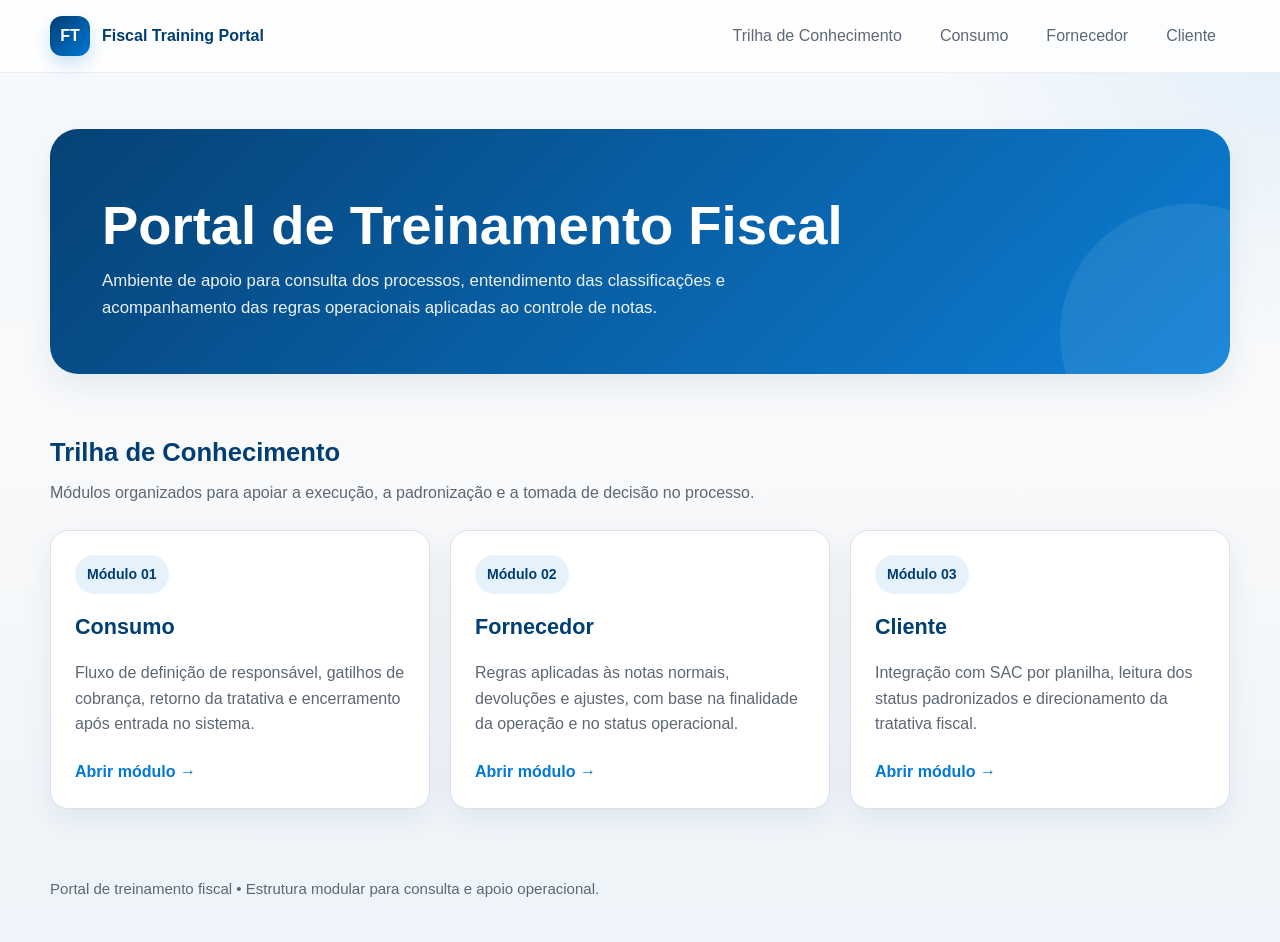
<file: index.html>
<!DOCTYPE html>
<html lang="pt-BR">
<head>
  <meta charset="UTF-8" />
  <meta name="viewport" content="width=device-width, initial-scale=1.0" />
  <meta name="description" content="Portal de treinamento fiscal com trilha de conhecimento para apoio à operação, padronização de processos e entendimento dos fluxos." />
  <title>Portal de Treinamento Fiscal</title>
  <link rel="stylesheet" href="style.css" />
</head>
<body>
  <header class="topbar">
    <div class="container topbar-inner">
      <a class="brand" href="index.html">
        <span class="brand-mark">FT</span>
        <span>Fiscal Training Portal</span>
      </a>
      <nav class="nav" aria-label="Navegação principal">
        <a href="#trilha">Trilha de Conhecimento</a>
        <a href="consumo.html">Consumo</a>
        <a href="fornecedor.html">Fornecedor</a>
        <a href="cliente.html">Cliente</a>
      </nav>
    </div>
  </header>

  <main>
    <section class="hero">
      <div class="container">
        <div class="hero-panel">
          <h1>Portal de Treinamento Fiscal</h1>
          <p>
            Ambiente de apoio para consulta dos processos, entendimento das classificações e acompanhamento das regras operacionais aplicadas ao controle de notas.
          </p>
        </div>
      </div>
    </section>

    <section class="section" id="trilha">
      <div class="container">
        <h2 class="section-title">Trilha de Conhecimento</h2>
        <p class="section-subtitle">Módulos organizados para apoiar a execução, a padronização e a tomada de decisão no processo.</p>

        <div class="card-grid">
          <a class="card module-card" href="consumo.html">
            <span class="module-badge">Módulo 01</span>
            <h3>Consumo</h3>
            <p>
              Fluxo de definição de responsável, gatilhos de cobrança, retorno da tratativa e encerramento após entrada no sistema.
            </p>
            <div class="card-footer">Abrir módulo →</div>
          </a>

          <a class="card module-card" href="fornecedor.html">
            <span class="module-badge">Módulo 02</span>
            <h3>Fornecedor</h3>
            <p>
              Regras aplicadas às notas normais, devoluções e ajustes, com base na finalidade da operação e no status operacional.
            </p>
            <div class="card-footer">Abrir módulo →</div>
          </a>

          <a class="card module-card" href="cliente.html">
            <span class="module-badge">Módulo 03</span>
            <h3>Cliente</h3>
            <p>
              Integração com SAC por planilha, leitura dos status padronizados e direcionamento da tratativa fiscal.
            </p>
            <div class="card-footer">Abrir módulo →</div>
          </a>
        </div>
      </div>
    </section>
  </main>

  <footer class="footer">
    <div class="container">
      Portal de treinamento fiscal • Estrutura modular para consulta e apoio operacional.
    </div>
  </footer>
</body>
</html>
</file>
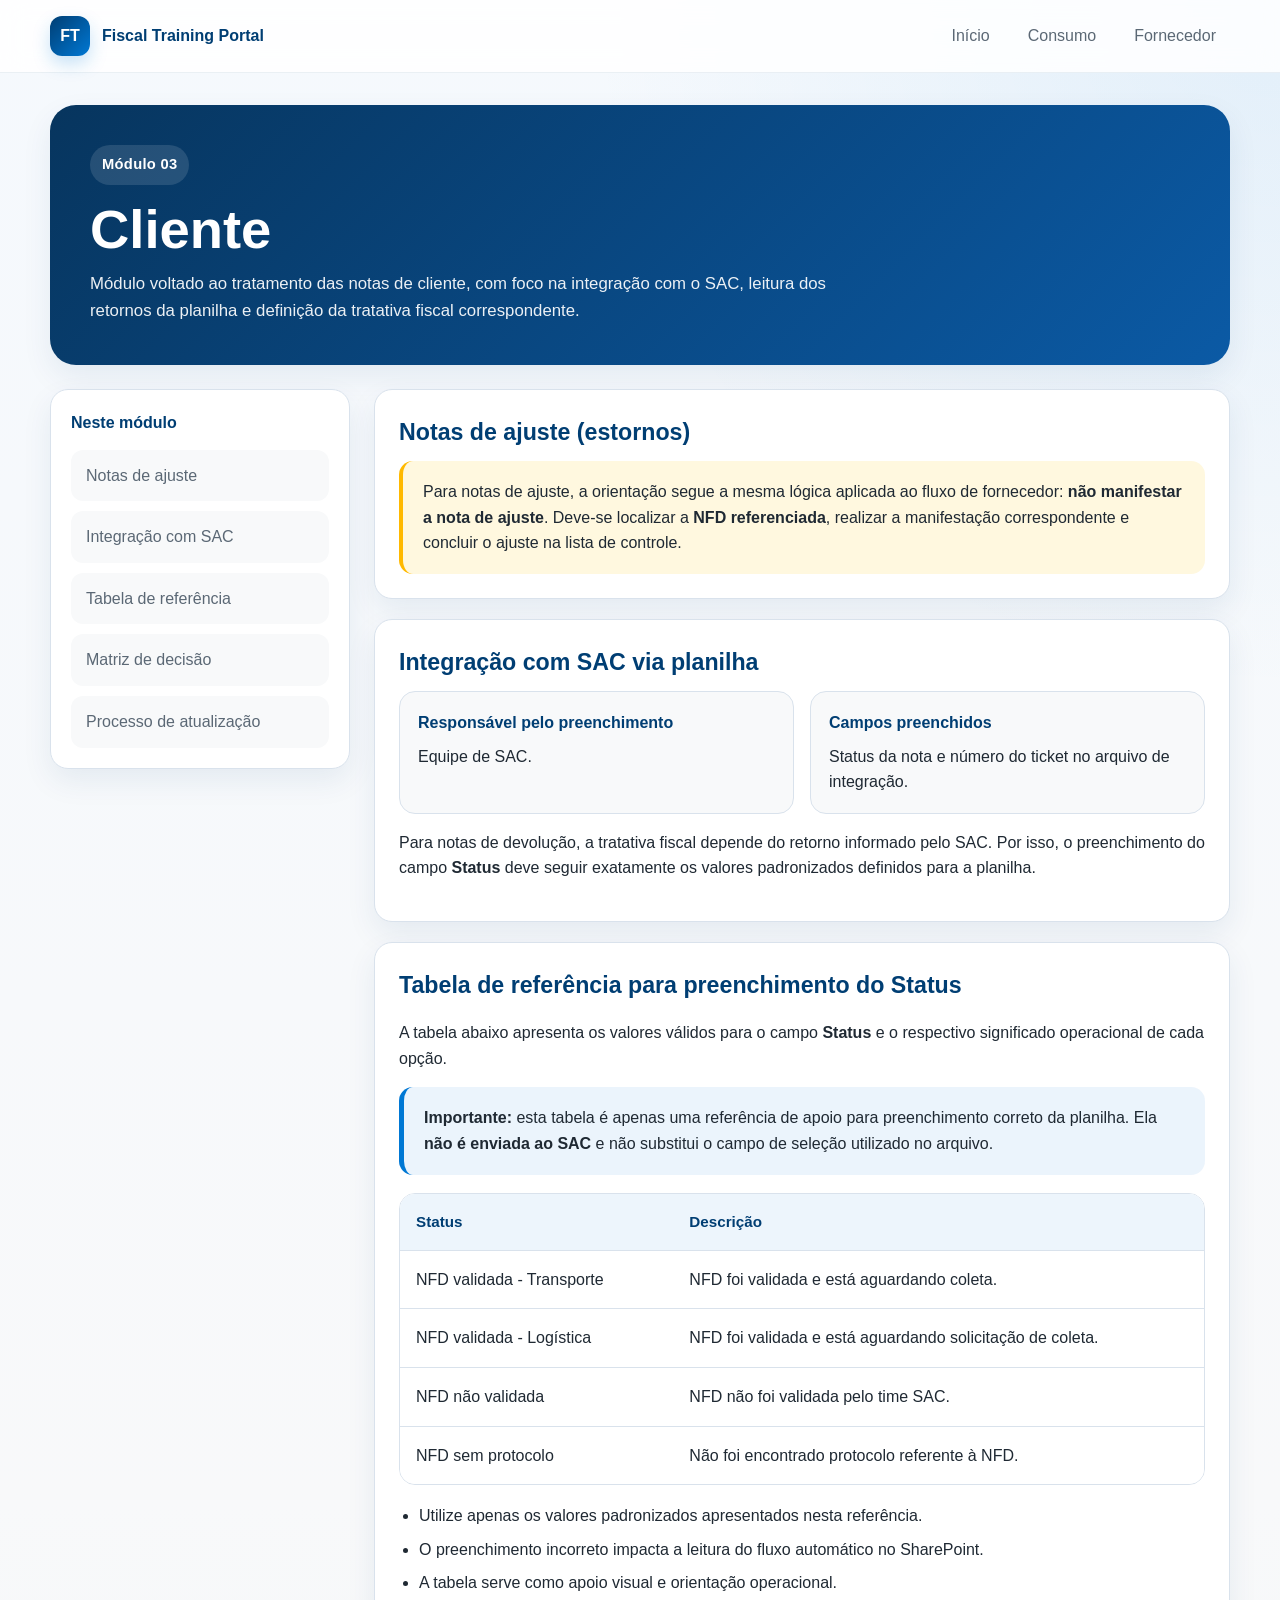
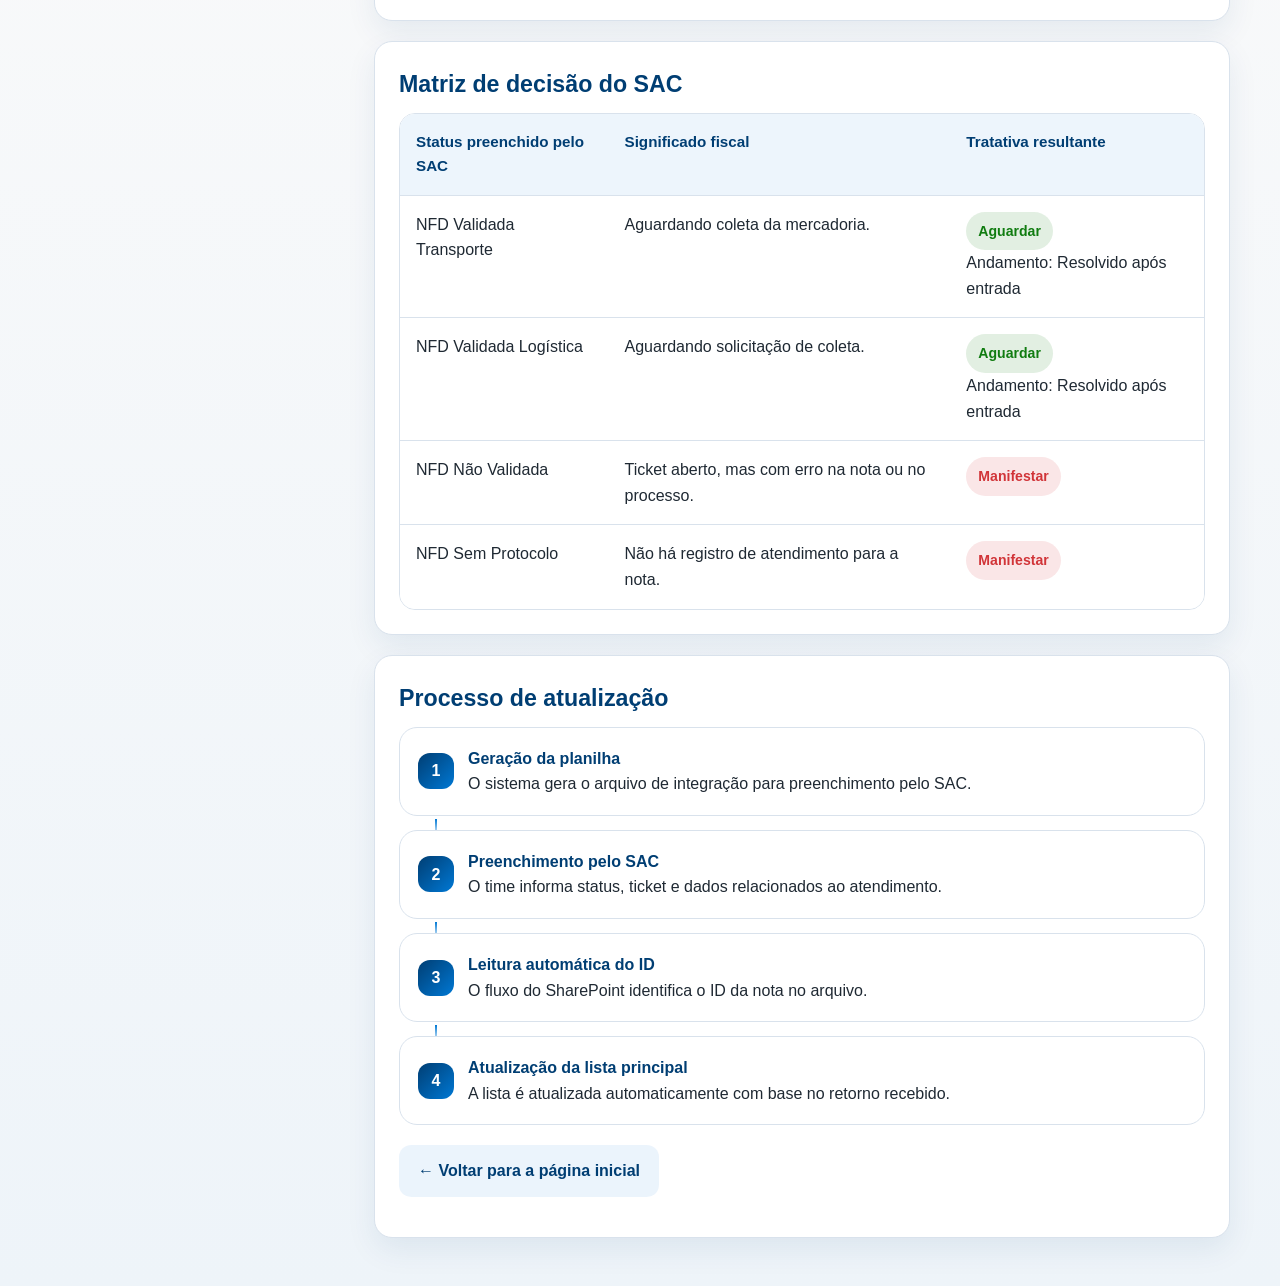
<file: cliente.html>
<!DOCTYPE html>
<html lang="pt-BR">
<head>
  <meta charset="UTF-8" />
  <meta name="viewport" content="width=device-width, initial-scale=1.0" />
  <meta name="description" content="Módulo de cliente: integração com SAC por planilha, status padronizados e tratativa fiscal." />
  <title>Módulo 03 • Cliente</title>
  <link rel="stylesheet" href="style.css" />
</head>
<body>
  <header class="topbar">
    <div class="container topbar-inner">
      <a class="brand" href="index.html">
        <span class="brand-mark">FT</span>
        <span>Fiscal Training Portal</span>
      </a>
      <nav class="nav" aria-label="Navegação principal">
        <a href="index.html">Início</a>
        <a href="consumo.html">Consumo</a>
        <a href="fornecedor.html">Fornecedor</a>
      </nav>
    </div>
  </header>

  <main>
    <section class="page-hero">
      <div class="container">
        <div class="page-hero-panel">
          <span class="eyebrow">Módulo 03</span>
          <h1>Cliente</h1>
          <p>
            Módulo voltado ao tratamento das notas de cliente, com foco na integração com o SAC, leitura dos retornos da planilha e definição da tratativa fiscal correspondente.
          </p>
        </div>
      </div>
    </section>

    <section class="container layout">
      <aside class="card sidebar">
        <h2>Neste módulo</h2>
        <nav class="sidebar-nav" aria-label="Navegação da página">
          <a href="#ajuste">Notas de ajuste</a>
          <a href="#integracao">Integração com SAC</a>
          <a href="#status-ref">Tabela de referência</a>
          <a href="#matriz-sac">Matriz de decisão</a>
          <a href="#atualizacao">Processo de atualização</a>
        </nav>
      </aside>

      <div class="content">
        <section class="card content-card" id="ajuste">
          <h2>Notas de ajuste (estornos)</h2>
          <div class="highlight warning">
            Para notas de ajuste, a orientação segue a mesma lógica aplicada ao fluxo de fornecedor: <strong>não manifestar a nota de ajuste</strong>. Deve-se localizar a <strong>NFD referenciada</strong>, realizar a manifestação correspondente e concluir o ajuste na lista de controle.
          </div>
        </section>

        <section class="card content-card" id="integracao">
          <h2>Integração com SAC via planilha</h2>
          <div class="meta-grid">
            <div class="meta-box">
              <strong>Responsável pelo preenchimento</strong>
              Equipe de SAC.
            </div>
            <div class="meta-box">
              <strong>Campos preenchidos</strong>
              Status da nota e número do ticket no arquivo de integração.
            </div>
          </div>
          <p style="margin-top: 16px;">
            Para notas de devolução, a tratativa fiscal depende do retorno informado pelo SAC. Por isso, o preenchimento do campo <strong>Status</strong> deve seguir exatamente os valores padronizados definidos para a planilha.
          </p>
        </section>

        <section class="card content-card" id="status-ref">
          <h2>Tabela de referência para preenchimento do Status</h2>
          <p>
            A tabela abaixo apresenta os valores válidos para o campo <strong>Status</strong> e o respectivo significado operacional de cada opção.
          </p>

          <div class="highlight info">
            <strong>Importante:</strong> esta tabela é apenas uma referência de apoio para preenchimento correto da planilha. Ela <strong>não é enviada ao SAC</strong> e não substitui o campo de seleção utilizado no arquivo.
          </div>

          <div class="table-wrap" style="margin-top: 18px;">
            <table class="table compact-table">
              <thead>
                <tr>
                  <th>Status</th>
                  <th>Descrição</th>
                </tr>
              </thead>
              <tbody>
                <tr>
                  <td>NFD validada - Transporte</td>
                  <td>NFD foi validada e está aguardando coleta.</td>
                </tr>
                <tr>
                  <td>NFD validada - Logística</td>
                  <td>NFD foi validada e está aguardando solicitação de coleta.</td>
                </tr>
                <tr>
                  <td>NFD não validada</td>
                  <td>NFD não foi validada pelo time SAC.</td>
                </tr>
                <tr>
                  <td>NFD sem protocolo</td>
                  <td>Não foi encontrado protocolo referente à NFD.</td>
                </tr>
              </tbody>
            </table>
          </div>

          <ul class="bullet-list">
            <li>Utilize apenas os valores padronizados apresentados nesta referência.</li>
            <li>O preenchimento incorreto impacta a leitura do fluxo automático no SharePoint.</li>
            <li>A tabela serve como apoio visual e orientação operacional.</li>
          </ul>
        </section>

        <section class="card content-card" id="matriz-sac">
          <h2>Matriz de decisão do SAC</h2>
          <div class="table-wrap">
            <table class="table">
              <thead>
                <tr>
                  <th>Status preenchido pelo SAC</th>
                  <th>Significado fiscal</th>
                  <th>Tratativa resultante</th>
                </tr>
              </thead>
              <tbody>
                <tr>
                  <td>NFD Validada Transporte</td>
                  <td>Aguardando coleta da mercadoria.</td>
                  <td><span class="status-badge wait">Aguardar</span><br />Andamento: Resolvido após entrada</td>
                </tr>
                <tr>
                  <td>NFD Validada Logística</td>
                  <td>Aguardando solicitação de coleta.</td>
                  <td><span class="status-badge wait">Aguardar</span><br />Andamento: Resolvido após entrada</td>
                </tr>
                <tr>
                  <td>NFD Não Validada</td>
                  <td>Ticket aberto, mas com erro na nota ou no processo.</td>
                  <td><span class="status-badge danger">Manifestar</span></td>
                </tr>
                <tr>
                  <td>NFD Sem Protocolo</td>
                  <td>Não há registro de atendimento para a nota.</td>
                  <td><span class="status-badge danger">Manifestar</span></td>
                </tr>
              </tbody>
            </table>
          </div>
        </section>

        <section class="card content-card" id="atualizacao">
          <h2>Processo de atualização</h2>
          <ol class="flow">
            <li data-step="1">
              <strong>Geração da planilha</strong><br />
              O sistema gera o arquivo de integração para preenchimento pelo SAC.
            </li>
            <li data-step="2">
              <strong>Preenchimento pelo SAC</strong><br />
              O time informa status, ticket e dados relacionados ao atendimento.
            </li>
            <li data-step="3">
              <strong>Leitura automática do ID</strong><br />
              O fluxo do SharePoint identifica o ID da nota no arquivo.
            </li>
            <li data-step="4">
              <strong>Atualização da lista principal</strong><br />
              A lista é atualizada automaticamente com base no retorno recebido.
            </li>
          </ol>

          <p style="margin-top: 20px;">
            <a class="back-button" href="index.html">← Voltar para a página inicial</a>
          </p>
        </section>
      </div>
    </section>
  </main>
</body>
</html>
</file>
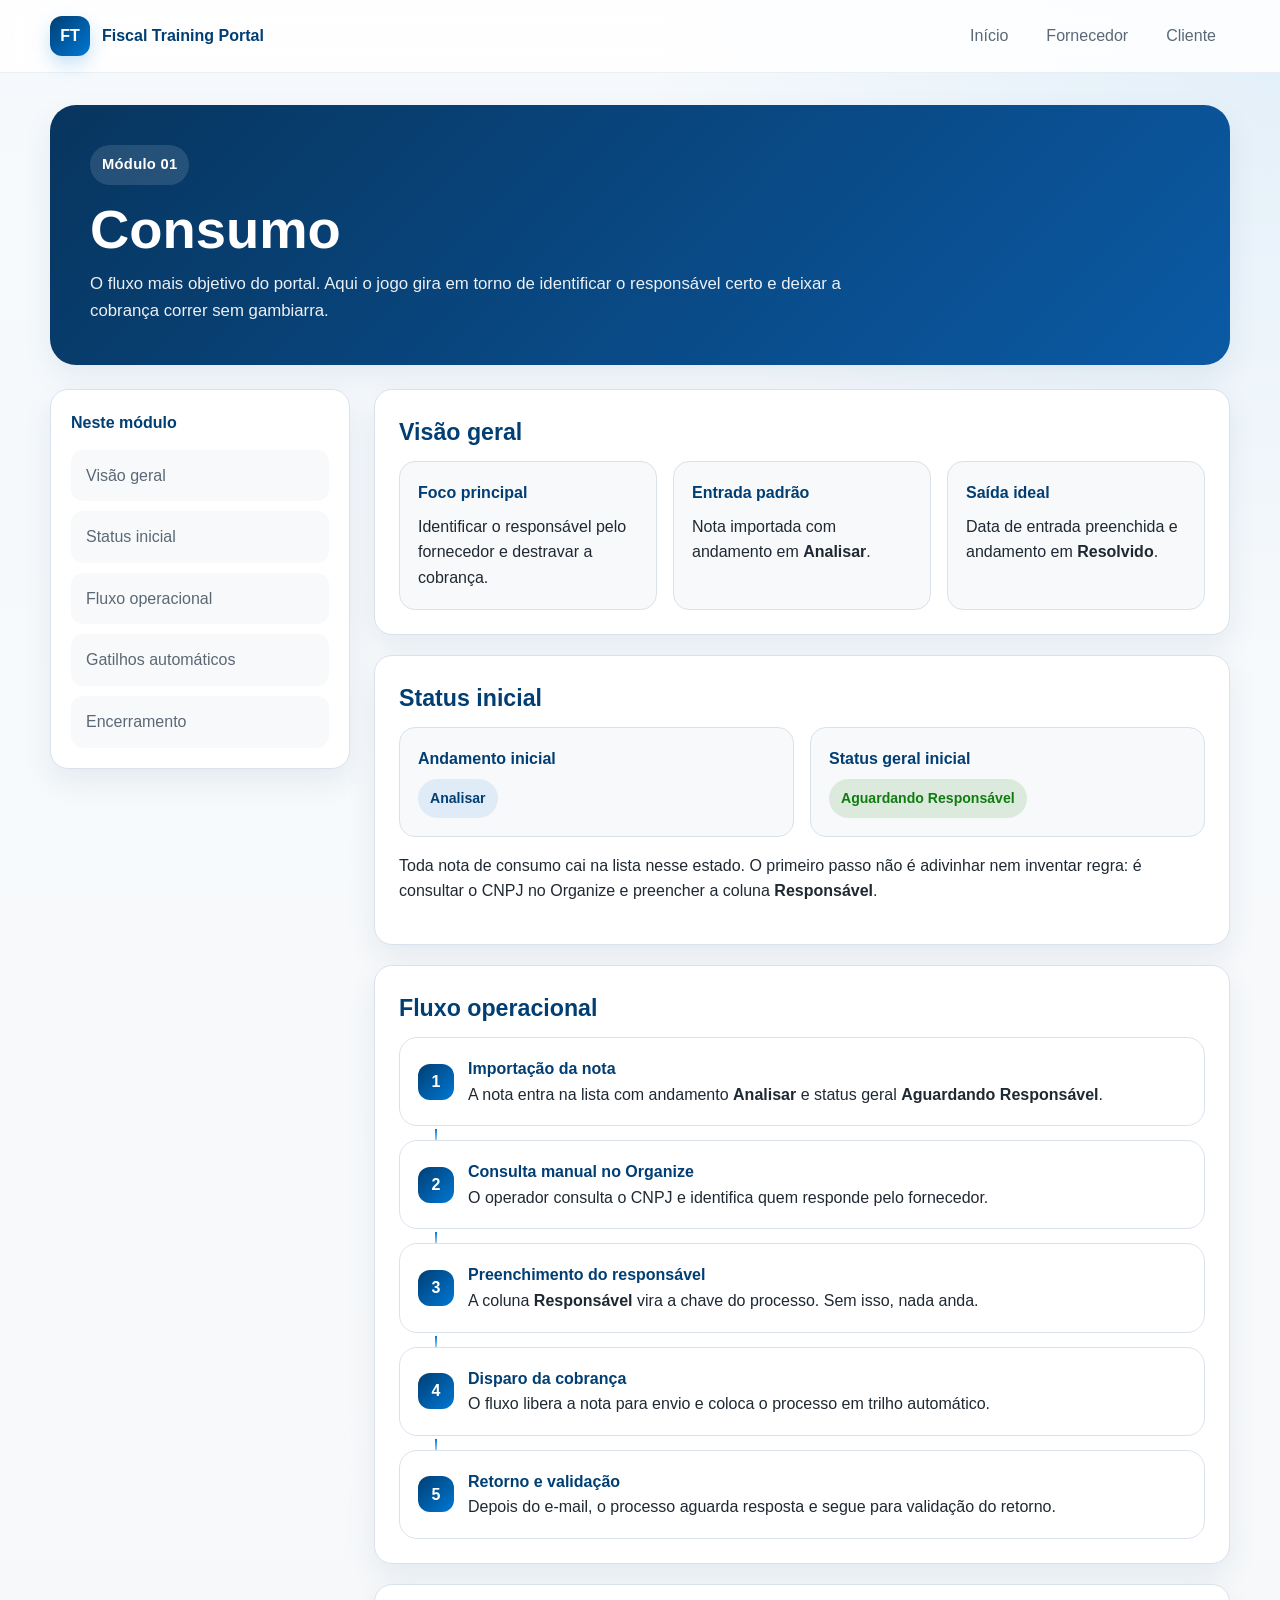
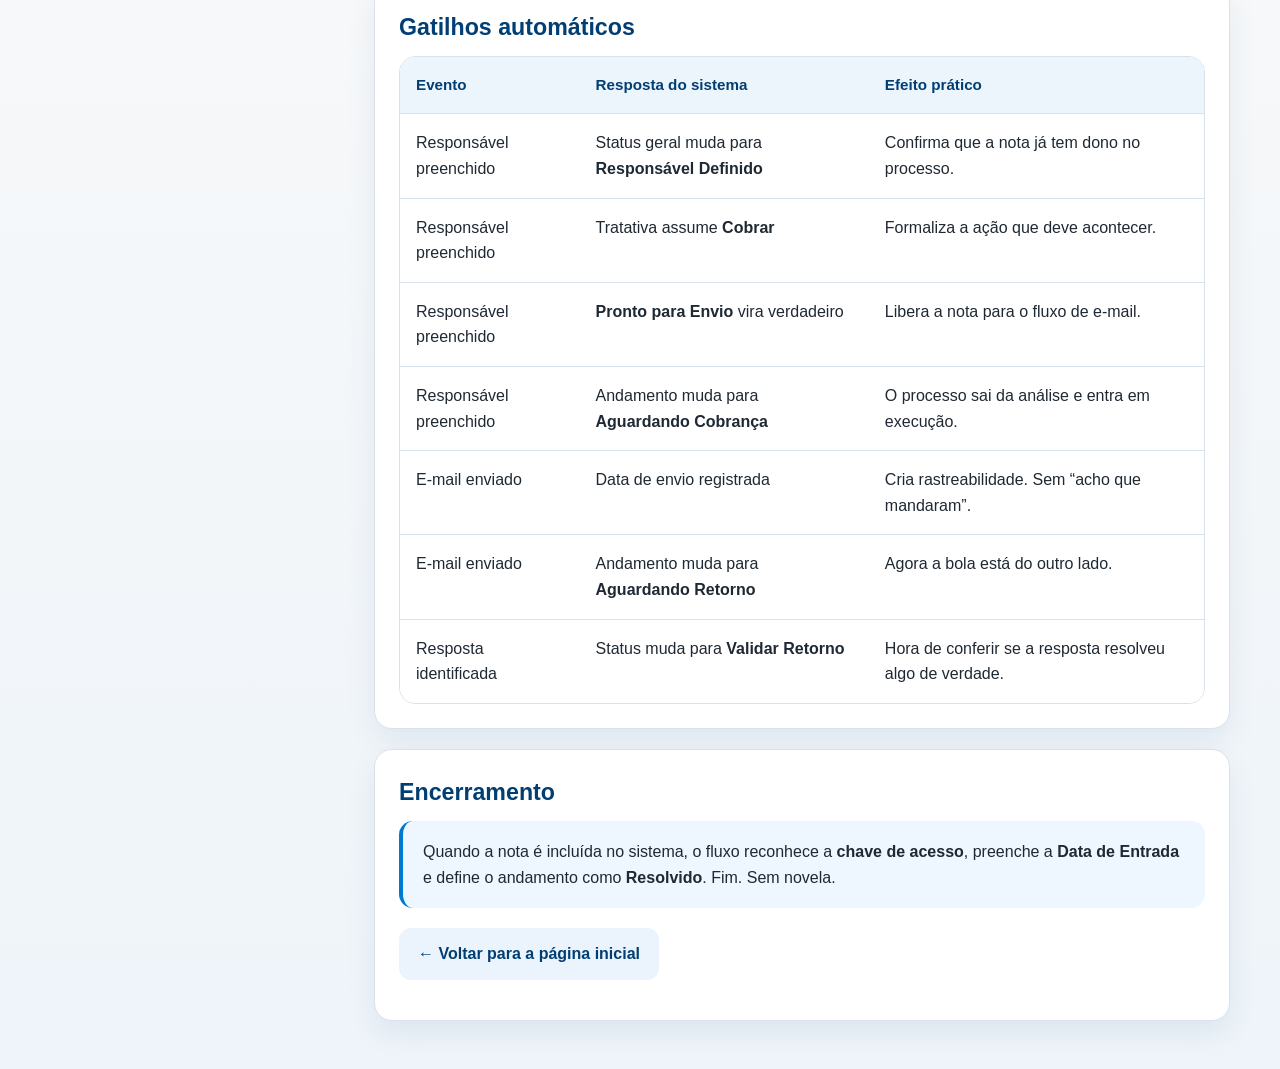
<file: consumo.html>
<!DOCTYPE html>
<html lang="pt-BR">
<head>
  <meta charset="UTF-8" />
  <meta name="viewport" content="width=device-width, initial-scale=1.0" />
  <meta name="description" content="Módulo de consumo: responsável, cobrança e gatilhos automáticos." />
  <title>Módulo 01 • Consumo</title>
  <link rel="stylesheet" href="style.css" />
</head>
<body>
  <header class="topbar">
    <div class="container topbar-inner">
      <a class="brand" href="index.html">
        <span class="brand-mark">FT</span>
        <span>Fiscal Training Portal</span>
      </a>
      <nav class="nav" aria-label="Navegação principal">
        <a href="index.html">Início</a>
        <a href="fornecedor.html">Fornecedor</a>
        <a href="cliente.html">Cliente</a>
      </nav>
    </div>
  </header>

  <main>
    <section class="page-hero">
      <div class="container">
        <div class="page-hero-panel">
          <span class="eyebrow">Módulo 01</span>
          <h1>Consumo</h1>
          <p>
            O fluxo mais objetivo do portal. Aqui o jogo gira em torno de identificar o responsável certo e deixar a cobrança correr sem gambiarra.
          </p>
        </div>
      </div>
    </section>

    <section class="container layout">
      <aside class="card sidebar">
        <h2>Neste módulo</h2>
        <nav class="sidebar-nav" aria-label="Navegação da página">
          <a href="#visao-geral">Visão geral</a>
          <a href="#status-inicial">Status inicial</a>
          <a href="#fluxo">Fluxo operacional</a>
          <a href="#gatilhos">Gatilhos automáticos</a>
          <a href="#encerramento">Encerramento</a>
        </nav>
      </aside>

      <div class="content">
        <section class="card content-card" id="visao-geral">
          <h2>Visão geral</h2>
          <div class="kpi-grid">
            <div class="kpi">
              <strong>Foco principal</strong>
              Identificar o responsável pelo fornecedor e destravar a cobrança.
            </div>
            <div class="kpi">
              <strong>Entrada padrão</strong>
              Nota importada com andamento em <b>Analisar</b>.
            </div>
            <div class="kpi">
              <strong>Saída ideal</strong>
              Data de entrada preenchida e andamento em <b>Resolvido</b>.
            </div>
          </div>
        </section>

        <section class="card content-card" id="status-inicial">
          <h2>Status inicial</h2>
          <div class="meta-grid">
            <div class="meta-box">
              <strong>Andamento inicial</strong>
              <span class="status-badge info">Analisar</span>
            </div>
            <div class="meta-box">
              <strong>Status geral inicial</strong>
              <span class="status-badge wait">Aguardando Responsável</span>
            </div>
          </div>
          <p>
            Toda nota de consumo cai na lista nesse estado. O primeiro passo não é adivinhar nem inventar regra: é consultar o CNPJ no Organize e preencher a coluna <b>Responsável</b>.
          </p>
        </section>

        <section class="card content-card" id="fluxo">
          <h2>Fluxo operacional</h2>
          <ol class="flow">
            <li data-step="1">
              <strong>Importação da nota</strong><br />
              A nota entra na lista com andamento <b>Analisar</b> e status geral <b>Aguardando Responsável</b>.
            </li>
            <li data-step="2">
              <strong>Consulta manual no Organize</strong><br />
              O operador consulta o CNPJ e identifica quem responde pelo fornecedor.
            </li>
            <li data-step="3">
              <strong>Preenchimento do responsável</strong><br />
              A coluna <b>Responsável</b> vira a chave do processo. Sem isso, nada anda.
            </li>
            <li data-step="4">
              <strong>Disparo da cobrança</strong><br />
              O fluxo libera a nota para envio e coloca o processo em trilho automático.
            </li>
            <li data-step="5">
              <strong>Retorno e validação</strong><br />
              Depois do e-mail, o processo aguarda resposta e segue para validação do retorno.
            </li>
          </ol>
        </section>

        <section class="card content-card" id="gatilhos">
          <h2>Gatilhos automáticos</h2>
          <div class="table-wrap">
            <table class="table">
              <thead>
                <tr>
                  <th>Evento</th>
                  <th>Resposta do sistema</th>
                  <th>Efeito prático</th>
                </tr>
              </thead>
              <tbody>
                <tr>
                  <td>Responsável preenchido</td>
                  <td>Status geral muda para <b>Responsável Definido</b></td>
                  <td>Confirma que a nota já tem dono no processo.</td>
                </tr>
                <tr>
                  <td>Responsável preenchido</td>
                  <td>Tratativa assume <b>Cobrar</b></td>
                  <td>Formaliza a ação que deve acontecer.</td>
                </tr>
                <tr>
                  <td>Responsável preenchido</td>
                  <td><b>Pronto para Envio</b> vira verdadeiro</td>
                  <td>Libera a nota para o fluxo de e-mail.</td>
                </tr>
                <tr>
                  <td>Responsável preenchido</td>
                  <td>Andamento muda para <b>Aguardando Cobrança</b></td>
                  <td>O processo sai da análise e entra em execução.</td>
                </tr>
                <tr>
                  <td>E-mail enviado</td>
                  <td>Data de envio registrada</td>
                  <td>Cria rastreabilidade. Sem “acho que mandaram”.</td>
                </tr>
                <tr>
                  <td>E-mail enviado</td>
                  <td>Andamento muda para <b>Aguardando Retorno</b></td>
                  <td>Agora a bola está do outro lado.</td>
                </tr>
                <tr>
                  <td>Resposta identificada</td>
                  <td>Status muda para <b>Validar Retorno</b></td>
                  <td>Hora de conferir se a resposta resolveu algo de verdade.</td>
                </tr>
              </tbody>
            </table>
          </div>
        </section>

        <section class="card content-card" id="encerramento">
          <h2>Encerramento</h2>
          <div class="highlight">
            Quando a nota é incluída no sistema, o fluxo reconhece a <b>chave de acesso</b>, preenche a <b>Data de Entrada</b> e define o andamento como <b>Resolvido</b>. Fim. Sem novela.
          </div>
          <p style="margin-top: 20px;">
            <a class="back-button" href="index.html">← Voltar para a página inicial</a>
          </p>
        </section>
      </div>
    </section>
  </main>
</body>
</html>
</file>
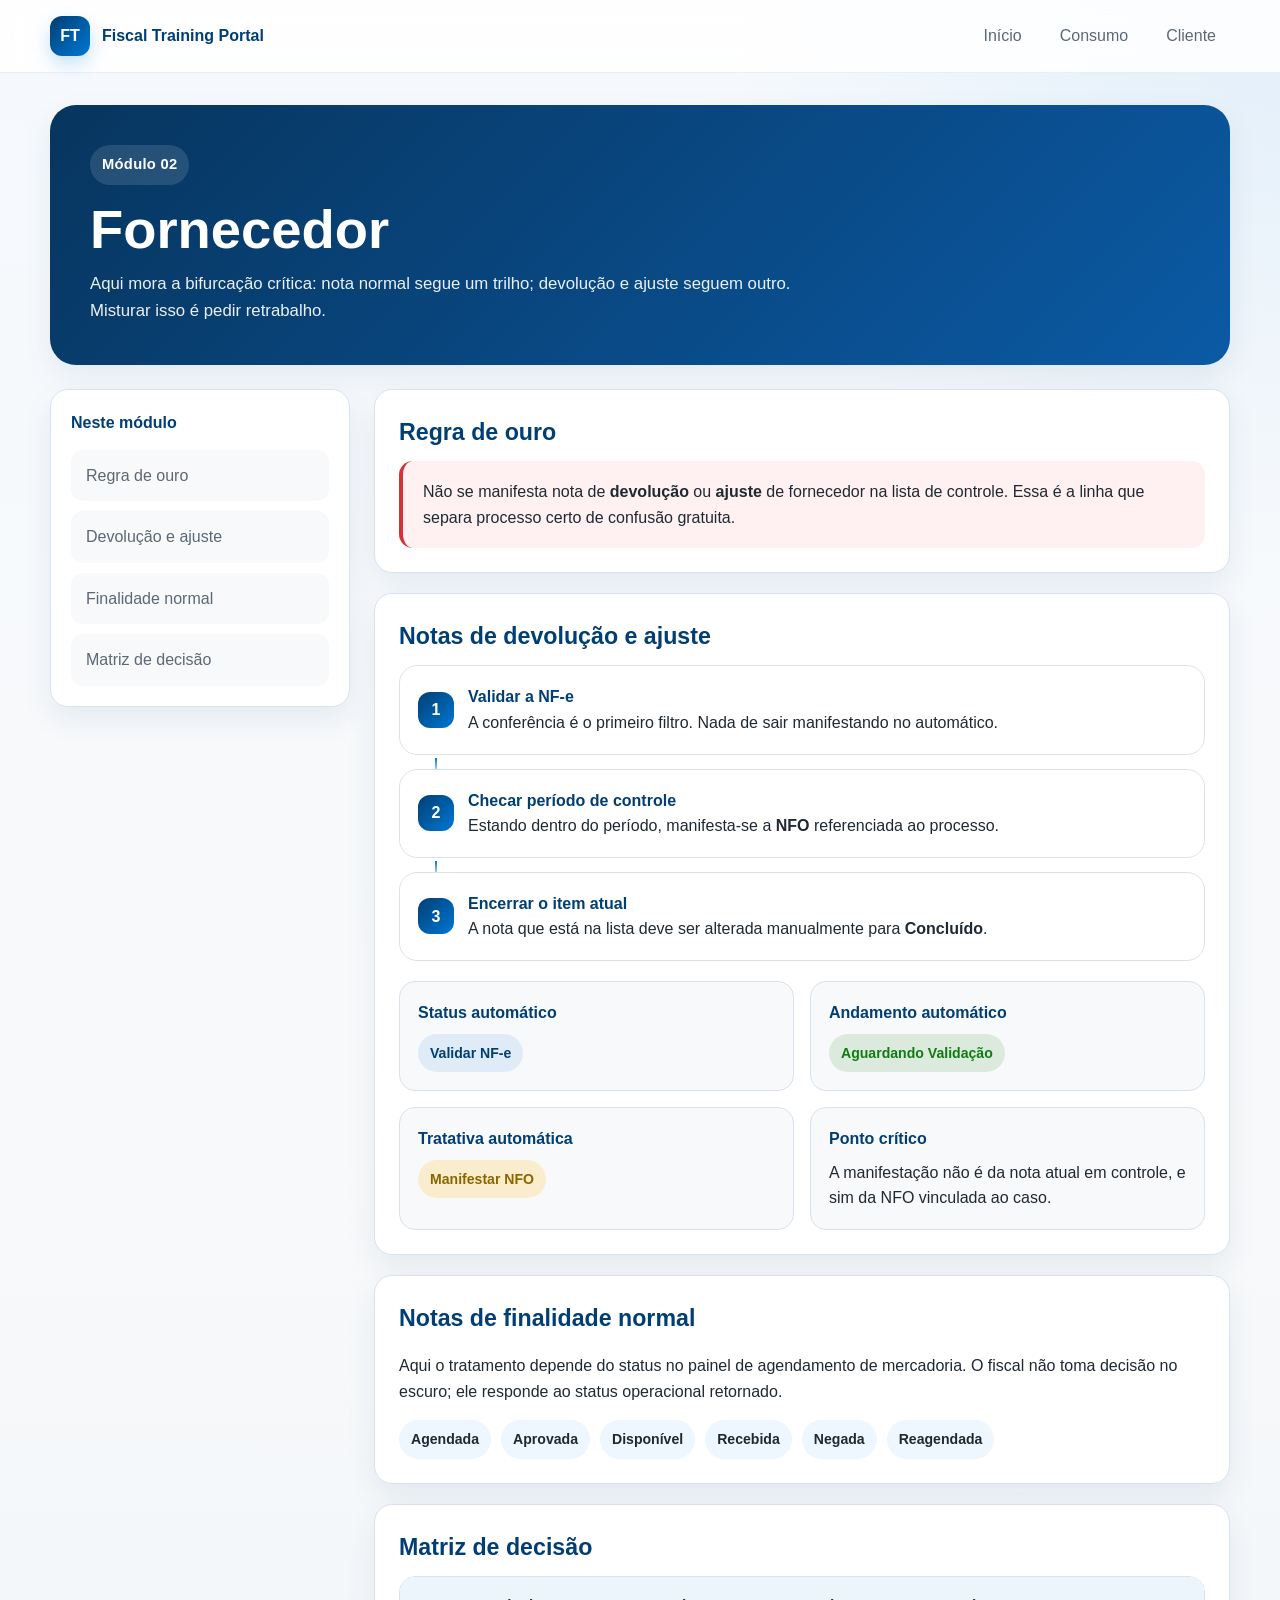
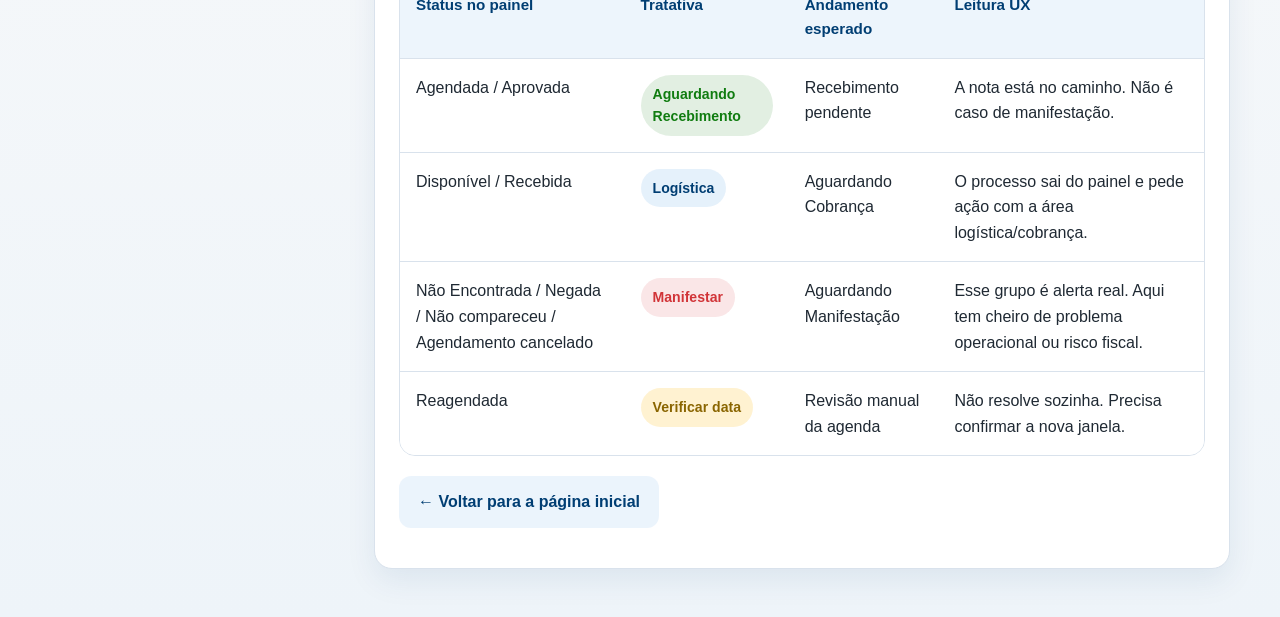
<file: fornecedor.html>
<!DOCTYPE html>
<html lang="pt-BR">
<head>
  <meta charset="UTF-8" />
  <meta name="viewport" content="width=device-width, initial-scale=1.0" />
  <meta name="description" content="Módulo de fornecedor: notas normais versus devolução e ajuste." />
  <title>Módulo 02 • Fornecedor</title>
  <link rel="stylesheet" href="style.css" />
</head>
<body>
  <header class="topbar">
    <div class="container topbar-inner">
      <a class="brand" href="index.html">
        <span class="brand-mark">FT</span>
        <span>Fiscal Training Portal</span>
      </a>
      <nav class="nav" aria-label="Navegação principal">
        <a href="index.html">Início</a>
        <a href="consumo.html">Consumo</a>
        <a href="cliente.html">Cliente</a>
      </nav>
    </div>
  </header>

  <main>
    <section class="page-hero">
      <div class="container">
        <div class="page-hero-panel">
          <span class="eyebrow">Módulo 02</span>
          <h1>Fornecedor</h1>
          <p>
            Aqui mora a bifurcação crítica: nota normal segue um trilho; devolução e ajuste seguem outro. Misturar isso é pedir retrabalho.
          </p>
        </div>
      </div>
    </section>

    <section class="container layout">
      <aside class="card sidebar">
        <h2>Neste módulo</h2>
        <nav class="sidebar-nav" aria-label="Navegação da página">
          <a href="#regra-ouro">Regra de ouro</a>
          <a href="#devolucao-ajuste">Devolução e ajuste</a>
          <a href="#normal">Finalidade normal</a>
          <a href="#matriz">Matriz de decisão</a>
        </nav>
      </aside>

      <div class="content">
        <section class="card content-card" id="regra-ouro">
          <h2>Regra de ouro</h2>
          <div class="highlight danger">
            Não se manifesta nota de <b>devolução</b> ou <b>ajuste</b> de fornecedor na lista de controle. Essa é a linha que separa processo certo de confusão gratuita.
          </div>
        </section>

        <section class="card content-card" id="devolucao-ajuste">
          <h2>Notas de devolução e ajuste</h2>
          <ol class="flow">
            <li data-step="1">
              <strong>Validar a NF-e</strong><br />
              A conferência é o primeiro filtro. Nada de sair manifestando no automático.
            </li>
            <li data-step="2">
              <strong>Checar período de controle</strong><br />
              Estando dentro do período, manifesta-se a <b>NFO</b> referenciada ao processo.
            </li>
            <li data-step="3">
              <strong>Encerrar o item atual</strong><br />
              A nota que está na lista deve ser alterada manualmente para <b>Concluído</b>.
            </li>
          </ol>

          <div class="info-grid" style="margin-top: 20px;">
            <div class="info-box">
              <strong>Status automático</strong>
              <span class="status-badge info">Validar NF-e</span>
            </div>
            <div class="info-box">
              <strong>Andamento automático</strong>
              <span class="status-badge wait">Aguardando Validação</span>
            </div>
            <div class="info-box">
              <strong>Tratativa automática</strong>
              <span class="status-badge alert">Manifestar NFO</span>
            </div>
            <div class="info-box">
              <strong>Ponto crítico</strong>
              A manifestação não é da nota atual em controle, e sim da NFO vinculada ao caso.
            </div>
          </div>
        </section>

        <section class="card content-card" id="normal">
          <h2>Notas de finalidade normal</h2>
          <p>
            Aqui o tratamento depende do status no painel de agendamento de mercadoria. O fiscal não toma decisão no escuro; ele responde ao status operacional retornado.
          </p>
          <ul class="inline-list">
            <li class="tag">Agendada</li>
            <li class="tag">Aprovada</li>
            <li class="tag">Disponível</li>
            <li class="tag">Recebida</li>
            <li class="tag">Negada</li>
            <li class="tag">Reagendada</li>
          </ul>
        </section>

        <section class="card content-card" id="matriz">
          <h2>Matriz de decisão</h2>
          <div class="table-wrap">
            <table class="table">
              <thead>
                <tr>
                  <th>Status no painel</th>
                  <th>Tratativa</th>
                  <th>Andamento esperado</th>
                  <th>Leitura UX</th>
                </tr>
              </thead>
              <tbody>
                <tr>
                  <td>Agendada / Aprovada</td>
                  <td><span class="status-badge wait">Aguardando Recebimento</span></td>
                  <td>Recebimento pendente</td>
                  <td>A nota está no caminho. Não é caso de manifestação.</td>
                </tr>
                <tr>
                  <td>Disponível / Recebida</td>
                  <td><span class="status-badge info">Logística</span></td>
                  <td>Aguardando Cobrança</td>
                  <td>O processo sai do painel e pede ação com a área logística/cobrança.</td>
                </tr>
                <tr>
                  <td>Não Encontrada / Negada / Não compareceu / Agendamento cancelado</td>
                  <td><span class="status-badge danger">Manifestar</span></td>
                  <td>Aguardando Manifestação</td>
                  <td>Esse grupo é alerta real. Aqui tem cheiro de problema operacional ou risco fiscal.</td>
                </tr>
                <tr>
                  <td>Reagendada</td>
                  <td><span class="status-badge alert">Verificar data</span></td>
                  <td>Revisão manual da agenda</td>
                  <td>Não resolve sozinha. Precisa confirmar a nova janela.</td>
                </tr>
              </tbody>
            </table>
          </div>

          <p style="margin-top: 20px;">
            <a class="back-button" href="index.html">← Voltar para a página inicial</a>
          </p>
        </section>
      </div>
    </section>
  </main>
</body>
</html>
</file>
<file: style.css>
:root {
  --brand-900: #003e73;
  --brand-700: #0078d4;
  --brand-600: #106ebe;
  --surface: #ffffff;
  --surface-alt: #f8f9fa;
  --border: #d9e2ec;
  --text: #1f2933;
  --muted: #5b6875;
  --success: #107c10;
  --warning: #ffb900;
  --danger: #d13438;
  --info: #d6ecff;
  --shadow: 0 12px 30px rgba(0, 62, 115, 0.08);
  --radius: 18px;
  --radius-sm: 12px;
  --max-width: 1180px;
}

* {
  box-sizing: border-box;
}

html {
  scroll-behavior: smooth;
}

body {
  margin: 0;
  font-family: "Segoe UI", Tahoma, Geneva, Verdana, sans-serif;
  color: var(--text);
  background:
    radial-gradient(circle at top right, rgba(0, 120, 212, 0.08), transparent 22%),
    linear-gradient(180deg, #f5f9fd 0%, #f8f9fa 52%, #eef4f9 100%);
  line-height: 1.6;
}

a {
  color: inherit;
  text-decoration: none;
}

img {
  max-width: 100%;
  display: block;
}

.container {
  width: min(calc(100% - 32px), var(--max-width));
  margin: 0 auto;
}

.topbar {
  position: sticky;
  top: 0;
  z-index: 50;
  backdrop-filter: blur(14px);
  background: rgba(255, 255, 255, 0.86);
  border-bottom: 1px solid rgba(0, 62, 115, 0.08);
}

.topbar-inner {
  display: flex;
  align-items: center;
  justify-content: space-between;
  gap: 20px;
  min-height: 72px;
}

.brand {
  display: flex;
  align-items: center;
  gap: 12px;
  font-weight: 700;
  color: var(--brand-900);
}

.brand-mark {
  width: 40px;
  height: 40px;
  border-radius: 12px;
  display: grid;
  place-items: center;
  color: #fff;
  background: linear-gradient(135deg, var(--brand-900), var(--brand-700));
  box-shadow: 0 8px 18px rgba(0, 120, 212, 0.22);
}

.nav {
  display: flex;
  flex-wrap: wrap;
  gap: 10px;
}

.nav a {
  padding: 10px 14px;
  border-radius: 999px;
  color: var(--muted);
  transition: 0.2s ease;
}

.nav a:hover,
.nav a:focus-visible {
  color: var(--brand-900);
  background: rgba(0, 120, 212, 0.08);
}

.hero {
  padding: 56px 0 32px;
}

.hero-panel {
  position: relative;
  overflow: hidden;
  border-radius: 28px;
  padding: clamp(28px, 5vw, 52px);
  background:
    linear-gradient(135deg, rgba(0, 62, 115, 0.98), rgba(0, 120, 212, 0.95));
  color: #fff;
  box-shadow: var(--shadow);
}

.hero-panel::after {
  content: "";
  position: absolute;
  inset: auto -90px -90px auto;
  width: 260px;
  height: 260px;
  border-radius: 50%;
  background: rgba(255, 255, 255, 0.08);
}

.eyebrow {
  display: inline-flex;
  align-items: center;
  gap: 8px;
  padding: 8px 12px;
  border-radius: 999px;
  background: rgba(255, 255, 255, 0.12);
  font-size: 0.92rem;
  font-weight: 600;
  letter-spacing: 0.02em;
}

.hero h1,
.page-hero h1 {
  margin: 16px 0 12px;
  font-size: clamp(2rem, 5vw, 3.4rem);
  line-height: 1.08;
}

.hero p,
.page-hero p {
  max-width: 760px;
  margin: 0;
  font-size: 1.05rem;
  color: rgba(255, 255, 255, 0.92);
}

.section {
  padding: 26px 0 44px;
}

.section-title {
  margin: 0 0 8px;
  font-size: clamp(1.4rem, 2vw, 2rem);
  color: var(--brand-900);
}

.section-subtitle {
  margin: 0 0 24px;
  color: var(--muted);
}

.card-grid {
  display: grid;
  grid-template-columns: repeat(3, minmax(0, 1fr));
  gap: 20px;
}

.card {
  background: var(--surface);
  border: 1px solid var(--border);
  border-radius: var(--radius);
  box-shadow: var(--shadow);
}

.module-card {
  padding: 24px;
  display: flex;
  flex-direction: column;
  gap: 16px;
  min-height: 100%;
  transition: transform 0.2s ease, box-shadow 0.2s ease, border-color 0.2s ease;
}

.module-card:hover,
.module-card:focus-visible {
  transform: translateY(-4px);
  border-color: rgba(0, 120, 212, 0.32);
  box-shadow: 0 18px 32px rgba(0, 62, 115, 0.12);
}

.module-badge,
.status-badge,
.tag {
  display: inline-flex;
  align-items: center;
  gap: 8px;
  width: fit-content;
  border-radius: 999px;
  padding: 8px 12px;
  font-weight: 700;
  font-size: 0.88rem;
}

.module-badge {
  background: rgba(0, 120, 212, 0.1);
  color: var(--brand-900);
}

.module-card h3 {
  margin: 0;
  font-size: 1.35rem;
  color: var(--brand-900);
}

.module-card p {
  margin: 0;
  color: var(--muted);
}

.card-footer {
  margin-top: auto;
  padding-top: 6px;
  font-weight: 700;
  color: var(--brand-700);
}

.page-hero {
  padding: 32px 0 24px;
}

.page-hero-panel {
  border-radius: 26px;
  padding: clamp(24px, 4vw, 40px);
  background: linear-gradient(135deg, #07355e, #0b5aa5);
  color: #fff;
  box-shadow: var(--shadow);
}

.layout {
  display: grid;
  grid-template-columns: 300px minmax(0, 1fr);
  gap: 24px;
  align-items: start;
  padding-bottom: 48px;
}

.sidebar {
  position: sticky;
  top: 96px;
  padding: 20px;
}

.sidebar h2 {
  margin: 0 0 14px;
  font-size: 1rem;
  color: var(--brand-900);
}

.sidebar-nav {
  display: grid;
  gap: 10px;
}

.sidebar-nav a {
  padding: 12px 14px;
  border-radius: 12px;
  color: var(--muted);
  background: var(--surface-alt);
  border: 1px solid transparent;
}

.sidebar-nav a:hover,
.sidebar-nav a:focus-visible {
  color: var(--brand-900);
  border-color: rgba(0, 120, 212, 0.24);
  background: #fff;
}

.content {
  display: grid;
  gap: 20px;
}

.content-card {
  padding: 24px;
}

.content-card h2 {
  margin: 0 0 10px;
  color: var(--brand-900);
  font-size: 1.45rem;
}

.content-card h3 {
  margin: 0 0 10px;
  color: var(--brand-900);
  font-size: 1.1rem;
}

.content-card p,
.content-card li {
  color: var(--text);
}

.meta-grid,
.info-grid,
.kpi-grid {
  display: grid;
  gap: 16px;
}

.meta-grid {
  grid-template-columns: repeat(2, minmax(0, 1fr));
}

.info-grid {
  grid-template-columns: repeat(2, minmax(0, 1fr));
}

.kpi-grid {
  grid-template-columns: repeat(3, minmax(0, 1fr));
}

.kpi,
.info-box,
.meta-box {
  padding: 18px;
  border-radius: 16px;
  background: var(--surface-alt);
  border: 1px solid var(--border);
}

.kpi strong,
.info-box strong,
.meta-box strong {
  display: block;
  margin-bottom: 8px;
  color: var(--brand-900);
}

.status-badge.wait {
  background: rgba(16, 124, 16, 0.12);
  color: var(--success);
}

.status-badge.alert {
  background: rgba(255, 185, 0, 0.18);
  color: #8a6500;
}

.status-badge.danger {
  background: rgba(209, 52, 56, 0.12);
  color: var(--danger);
}

.status-badge.info {
  background: rgba(0, 120, 212, 0.1);
  color: var(--brand-900);
}

.flow {
  list-style: none;
  margin: 0;
  padding: 0;
  display: grid;
  gap: 14px;
}

.flow li {
  position: relative;
  padding: 18px 18px 18px 68px;
  border-radius: 18px;
  background: #fff;
  border: 1px solid var(--border);
}

.flow li::before {
  content: attr(data-step);
  position: absolute;
  top: 50%;
  left: 18px;
  transform: translateY(-50%);
  width: 36px;
  height: 36px;
  border-radius: 12px;
  display: grid;
  place-items: center;
  background: linear-gradient(135deg, var(--brand-900), var(--brand-700));
  color: #fff;
  font-weight: 800;
}

.flow li:not(:last-child)::after {
  content: "";
  position: absolute;
  left: 35px;
  top: calc(100% + 4px);
  width: 2px;
  height: 16px;
  background: linear-gradient(var(--brand-700), rgba(0, 120, 212, 0.1));
}

.flow strong {
  color: var(--brand-900);
}

.table-wrap {
  overflow-x: auto;
  border-radius: 16px;
  border: 1px solid var(--border);
}

.table {
  width: 100%;
  border-collapse: collapse;
  min-width: 700px;
  background: #fff;
}

.table th,
.table td {
  padding: 16px;
  vertical-align: top;
  border-bottom: 1px solid var(--border);
  text-align: left;
}

.table th {
  background: #edf5fc;
  color: var(--brand-900);
  font-size: 0.95rem;
}

.table tr:last-child td {
  border-bottom: 0;
}

.highlight {
  padding: 18px 20px;
  border-left: 4px solid var(--brand-700);
  background: #eef6ff;
  border-radius: 14px;
}

.highlight.warning {
  border-left-color: var(--warning);
  background: #fff8df;
}

.highlight.danger {
  border-left-color: var(--danger);
  background: #fff1f1;
}

.inline-list {
  display: flex;
  flex-wrap: wrap;
  gap: 10px;
  padding: 0;
  margin: 0;
  list-style: none;
}

.tag {
  background: #eef6ff;
  color: var(--brand-900);
}

.back-button,
.button-primary {
  display: inline-flex;
  align-items: center;
  justify-content: center;
  gap: 8px;
  padding: 12px 18px;
  border-radius: 12px;
  font-weight: 700;
  border: 1px solid transparent;
  transition: 0.2s ease;
}

.back-button {
  color: var(--brand-900);
  background: rgba(0, 120, 212, 0.08);
}

.button-primary {
  color: #fff;
  background: linear-gradient(135deg, var(--brand-900), var(--brand-700));
}

.back-button:hover,
.button-primary:hover,
.back-button:focus-visible,
.button-primary:focus-visible {
  transform: translateY(-1px);
  box-shadow: 0 10px 22px rgba(0, 120, 212, 0.16);
}

.footer {
  padding: 24px 0 40px;
  color: var(--muted);
  font-size: 0.94rem;
}

@media (max-width: 980px) {
  .card-grid,
  .meta-grid,
  .info-grid,
  .kpi-grid,
  .layout {
    grid-template-columns: 1fr;
  }

  .sidebar {
    position: static;
  }
}

@media (max-width: 640px) {
  .topbar-inner {
    flex-direction: column;
    justify-content: center;
    padding: 12px 0;
  }

  .nav {
    justify-content: center;
  }

  .hero,
  .page-hero,
  .section {
    padding-top: 22px;
  }

  .hero-panel,
  .page-hero-panel,
  .content-card,
  .module-card,
  .sidebar {
    padding: 20px;
  }

  .flow li {
    padding-left: 62px;
  }
}


.highlight.info {
  background: rgba(0, 120, 212, 0.08);
  border-left: 5px solid var(--brand-700);
}

.compact-table td:first-child,
.compact-table th:first-child {
  width: 34%;
}

.bullet-list {
  margin: 18px 0 0;
  padding-left: 20px;
  color: var(--muted);
}

.bullet-list li + li {
  margin-top: 8px;
}
</file>
